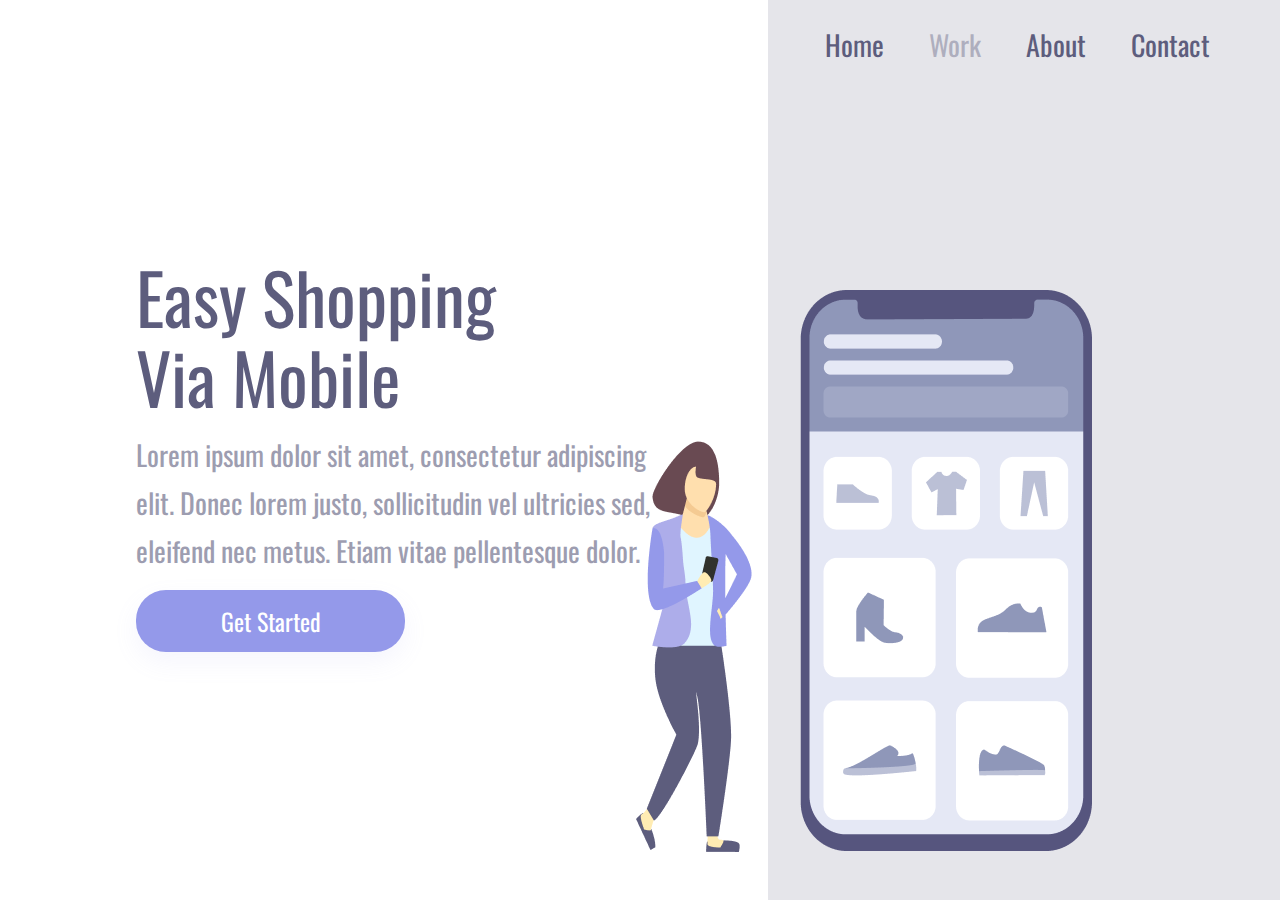
<file: Projeto- CSS -resposivo/index.html>
<!DOCTYPE html>
<html lang="en">

<head>
  <meta charset="UTF-8">
  <meta http-equiv="X-UA-Compatible" content="IE=edge">
  <meta name="viewport" content="width=device-width, initial-scale=1.0">
  <link rel="stylesheet" href="styles.css">
  <link rel="preconnect" href="https://fonts.googleapis.com">
  <link rel="preconnect" href="https://fonts.gstatic.com" crossorigin>
  <link href="https://fonts.googleapis.com/css2?family=Oswald&display=swap" rel="stylesheet">
  <title>Css - Projeto</title>
</head>

<body>

  <div class="wrapper">

    <section class="container-left">

      <h1>Easy Shopping
        Via Mobile</h1>

      <p>Lorem ipsum dolor sit amet, consectetur adipiscing
        elit. Donec lorem justo, sollicitudin vel ultricies sed,
        eleifend nec metus. Etiam vitae pellentesque dolor. </p>

      <button>Get Started</button>

    </section>

    <section class="container-right">
      <header>

        <a>Home</a>
        <a>Work</a>
        <a>About</a>
        <a>Contact</a>

      </header>

      <img src="./img/Illustration-3-3.png" alt="imagem">

    </section>
  </div>
</body>

</html>
</file>
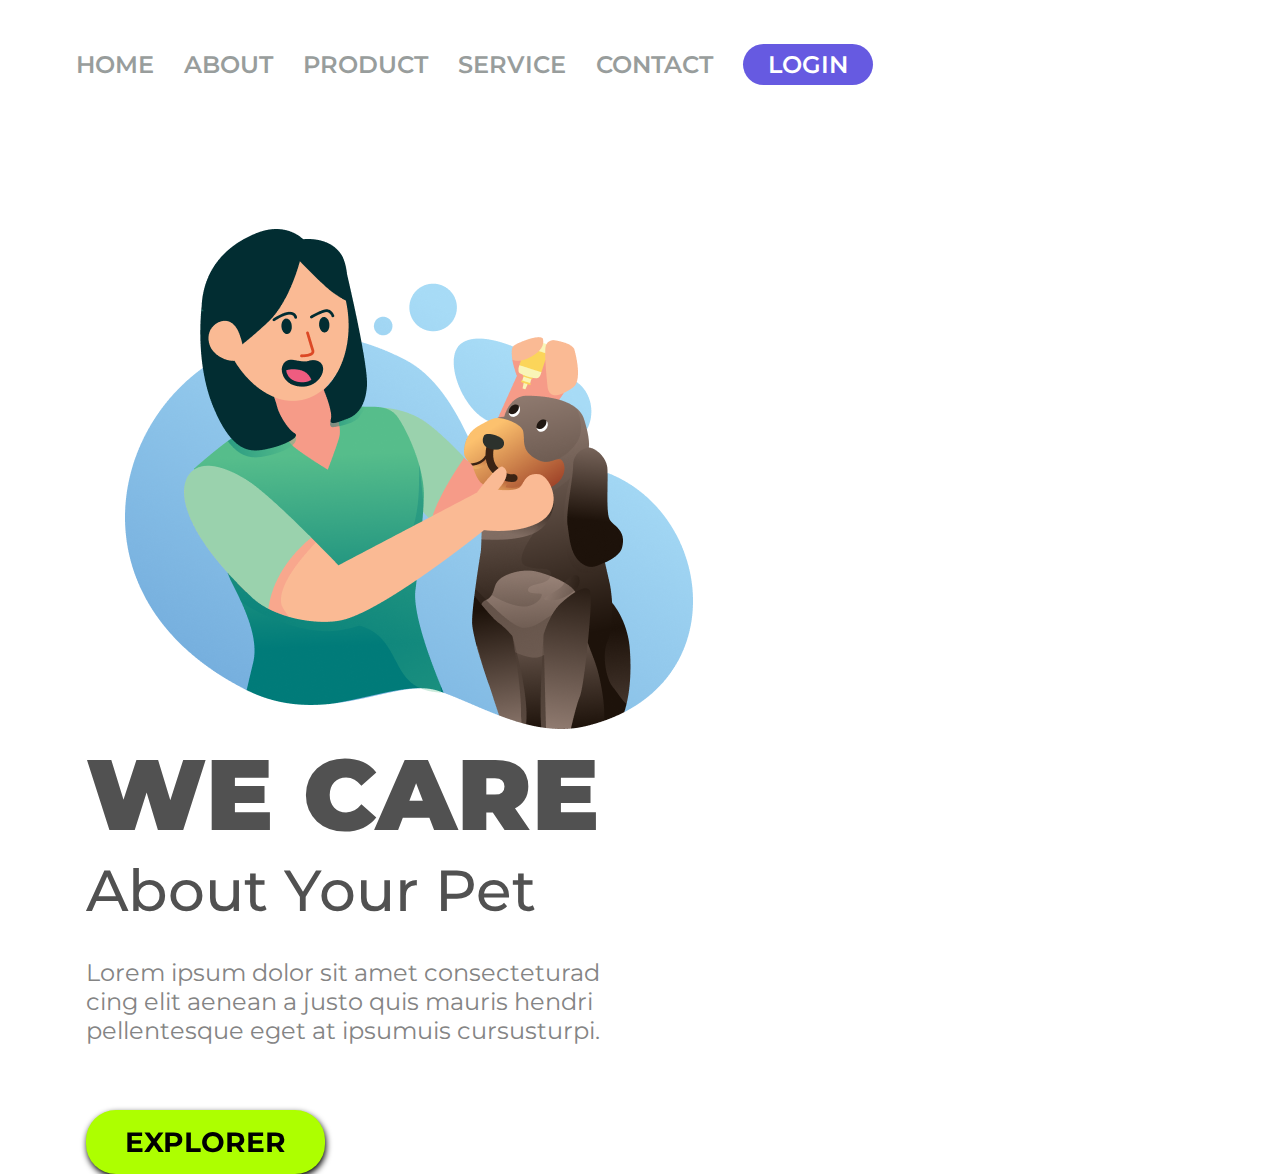
<file: Projeto-Resposividade-1/index.html>
<!DOCTYPE html>
<html lang="pt-br">

<head>
    <meta charset="UTF-8">
    <meta http-equiv="X-UA-Compatible" content="IE=edge">
    <meta name="viewport" content="width=device-width, initial-scale=1.0">
    <link rel="stylesheet" href="styles.css">
    <link rel="preconnect" href="https://fonts.googleapis.com">
    <link rel="preconnect" href="https://fonts.gstatic.com" crossorigin>
    <link href="https://fonts.googleapis.com/css2?family=Montserrat:wght@400;500;600;700;900&display=swap"
        rel="stylesheet">
</head>

<body>

    <header>
        <a class="link-header">HOME</a>
        <a class="link-header">ABOUT</a>
        <a class="link-header">PRODUCT</a>
        <a class="link-header">SERVICE</a>
        <a class="link-header">CONTACT</a>
        <button class="button-header">LOGIN</button>
    </header>

    <main>

        <img src="./imagens/we-care.png" alt="weca-re-logo" class="logo-image">

        <section>
            <h1>WE CARE</h1>

            <h2>About Your Pet</h2>

            <p>Lorem ipsum dolor sit amet consecteturad
                cing elit aenean a justo quis mauris hendri
                pellentesque eget at ipsumuis cursusturpi.</p>


            <button class="explorer">EXPLORER</button>
        </section>
    </main>
</body>

</html>
</file>
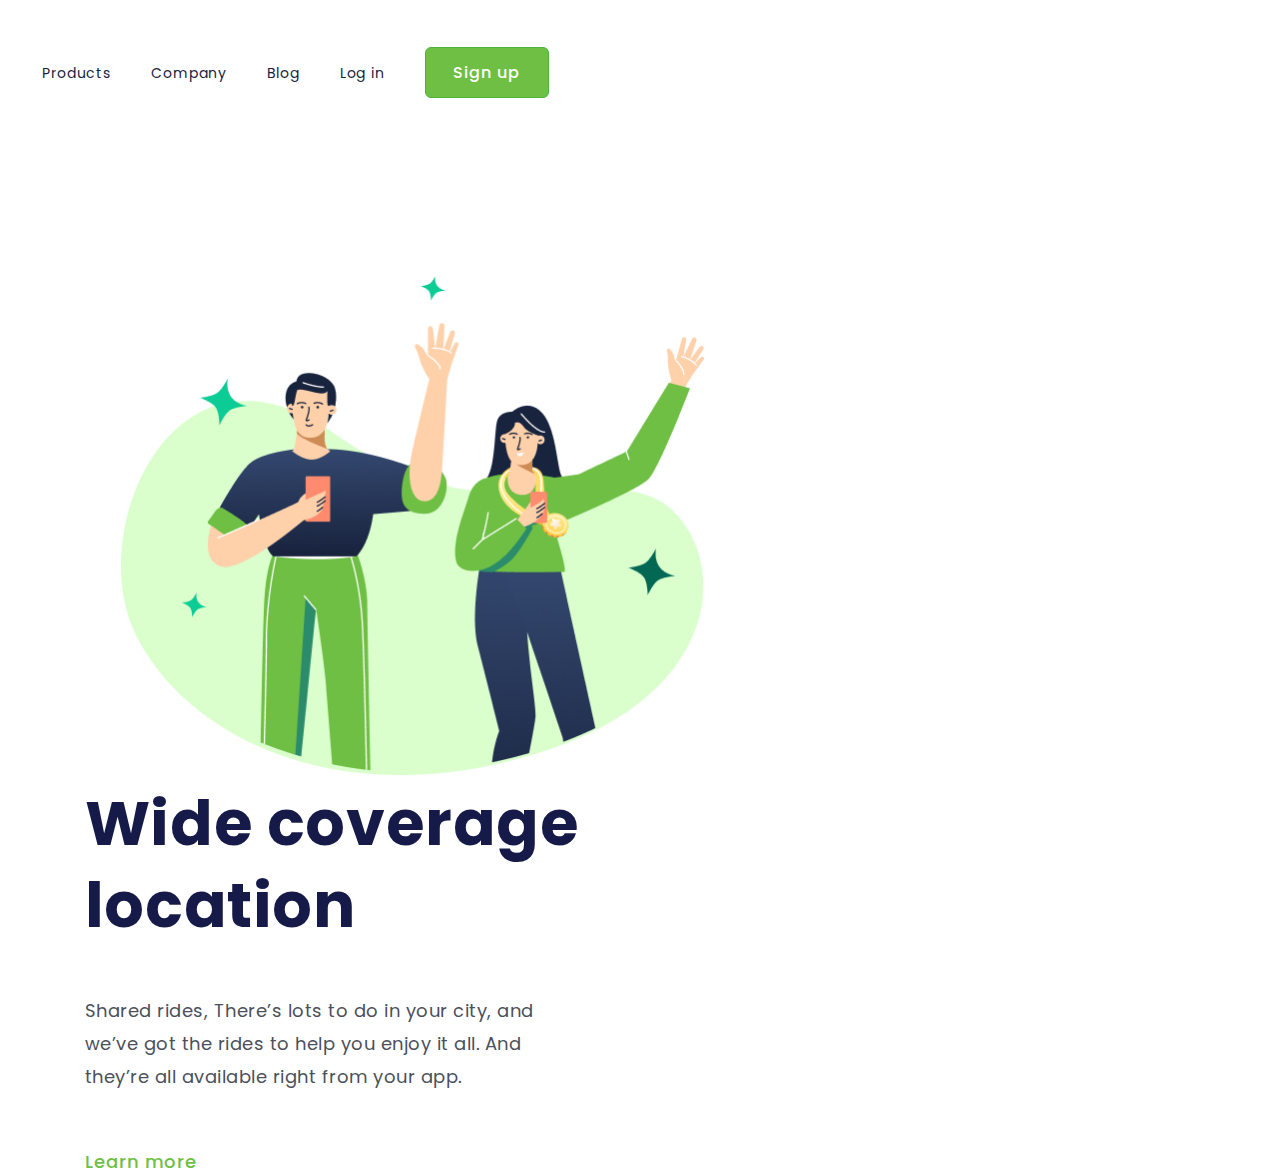
<file: Projeto-Resposividade-2/index.html>
<!DOCTYPE html>
<html lang="pt-br">

<head>
    <meta charset="UTF-8">
    <meta http-equiv="X-UA-Compatible" content="IE=edge">
    <meta name="viewport" content="width=device-width, initial-scale=1.0">
    <link rel="stylesheet" href="styles.css">
    <link rel="preconnect" href="https://fonts.googleapis.com">
    <link rel="preconnect" href="https://fonts.gstatic.com" crossorigin>
    <link href="https://fonts.googleapis.com/css2?family=Poppins:wght@400;500;700&display=swap" rel="stylesheet">
    
    <title>Wide coverage location</title>
</head>

<body>

    <header>

        <a class="link-header">Products</a>
        <a class="link-header">Company</a>
        <a class="link-header">Blog</a>
        <a class="link-header">Log in</a>

        <button class="button-header">Sign up</button>

    </header>

    <main>

        <img src="./img/Wide coverage.png" alt="wide-location" class="logo-image">

        <section>

            <h1>Wide coverage
                location</h1>

            <p>Shared rides, There’s lots to do in your city, and we’ve got the rides to help you enjoy it all. And
                they’re all available right from your app.</p>

            <a class="link-learn">Learn more</a>

        </section>
    </main>

</body>

</html>
</file>
<file: Projeto- CSS -resposivo/styles.css>
* {
  margin: 0;
  padding: 0;
  box-sizing: border-box;
  font-family: 'Oswald', sans-serif;
  color: #5D5D7D;
  font-weight: 400;

}

.wrapper {
  height: 100vh;
  width: 100vw;

}

.container-left {
  display: inline-block;
  width: 60%;
  margin-top: 20%;
  padding-left: 136px;

}

.container-right {
  display: inline-block;
  background-color: rgba(93, 93, 125, 0.16);
  height: 100vh;
  width: 40%;
  position: absolute;

}

img {
  position: relative;
  top: 25%;
  right: 132px;

}

h1 {
  font-size: 70px;
  line-height: 80px;
  width: 368px;

}

p {
  font-size: 28px;
  line-height: 48px;
  opacity: 0.6;
  margin: 15px 0 15px;
  width: 540px;

}

button {
  width: 269px;
  height: 62px;
  background: #9499EA;
  box-shadow: 0px 10px 24px rgba(148, 153, 234, 0.0979959);
  border-radius: 30px;
  border: none;
  cursor: pointer;
  font-size: 24px;
  line-height: 36px;
  color: #FFFFFF;

}

button:hover {
  opacity: 0.8;

}

button:active {
  opacity: 0.5;

}

a {
  font-size: 28px;
  line-height: 41px;
  margin-right: 41px;
  cursor: pointer;

}

a:nth-child(2) {
  opacity: 0.4;

}

a:hover {
  opacity: 0.4;

}

a:active {
  opacity: 0.8;

}

header {
  margin: 24px 0 0 57px;

}

@media screen and (max-width: 900px) {
  .container-left {
    width: 100%;
    height: 50%;
    padding: 0;
    margin: 0;

  }

  .container-right {
    display: block;
    height: auto;
    width: 100%;
    position: static;
    padding: 40px;

  }

  img {
    position: static;
    max-width: 90%;

  }

  header {
    display: none;

  }

  h1 {
    font-size: 36px;
    line-height: 52px;
    width: auto;
    margin: 58px 50px 0 50px;
    text-align: center;

  }

  p {
    margin: 15px 40px;
    width: auto;
    text-align: center;
    font-size: 14px;
    line-height: 24px;
    opacity: 0.6;

  }

  button {
    margin: 0 auto;
    display: block;

  }
}

@media screen and (max-width: 330px) {
  .container-left {
    height: 70%;
  }
}
</file>
<file: Projeto-Resposividade-1/styles.css>
* {
    font-family: 'Montserrat', sans-serif;
    margin: 0;
    padding: 0;
    box-sizing: border-box;

}

header {
    margin: 44px 0px 144px 76px;

}

.link-header {
    font-weight: 600;
    font-size: 24px;
    line-height: 29px;
    color: #989D9C;
    cursor: pointer;
    margin-right: 26px;

}

.button-header {
    background: #665AE1;
    border-radius: 20.5px;
    font-weight: 600;
    font-size: 24px;
    line-height: 29px;
    width: 130px;
    height: 41px;
    border: none;
    cursor: pointer;
    color: #FFFFFF;

}

.logo-image {
    width: 568px;
    height: 500px;
    margin-left: 125px;
    display: inline-block;

}

section {
    display: inline-block;
    margin-left: 86px;
}

h1 {
    font-weight: 900;
    font-size: 100px;
    line-height: 122px;
    color: #515151;

}

h2 {
    font-weight: 500;
    font-size: 58px;
    line-height: 71px;
    color: #515151;

}

p {
    font-weight: 400;
    font-size: 24px;
    line-height: 29px;
    color: #848484;
    width: 515px;
    border-radius: 20.5px;
    margin-top: 32px;
    margin-bottom: 65px;

}

.explorer {
    font-weight: 700;
    font-size: 28px;
    line-height: 34px;
    color: #000000;
    background: #ADFF00;
    border-radius: 30px;
    border: none;
    cursor: pointer;
    width: 239px;
    height: 64px;
    display: inline-block;
    filter: drop-shadow(1px 3px 3px rgba(0, 0, 0, 25));

}

@media screen and (max-width:900px) {



    header {
        display: none;
        
    }

    
    
    section {
       
        text-align: center;
        margin: 0 0 64px 63px;
      


    }

    .logo-image {
        width: 354px;
        height: 317px;
        display: block;
        margin: 149px 24.05px auto;
        max-width: 90%;
      
    }

    h1 {
        width: 263px;
        height: 52px;
        font-weight: 900;
        font-size: 50px;
        line-height: 61px;
        color: #515151;
        margin-bottom: 7px;
    }

    h2 {

        width: 232px;
        height: 37px;
        font-weight: 500;
        font-size: 30px;
        line-height: 37px;
        color: #515151;
        margin-bottom: 17px;
        margin-left: 17px;

    }

    P {

        display: none;

    }


    .button-header {
        background: #ADFF00;
        border-radius: 20.5px;
        left: 19.25%;
        right: 19.25%;
        top: 23.44%;
        bottom: 35.9%;
        font-weight: 700;
        font-size: 28px;
        line-height: 34px;
        color: #000000;
        width: 239px;
        height: 64px;
        display: block;
        
       
        
    }

}
</file>
<file: Projeto-Resposividade-2/styles.css>
* {
    font-family: 'Poppins', sans-serif;
    margin: 0;
    padding: 0;
    box-sizing: border-box;
}

header {
    margin: 47px 0px 178px 42px;

}

.link-header {
    font-weight: 400;
    font-size: 14px;
    line-height: 21px;
    letter-spacing: 0.875px;
    color: #17233D;
    margin-right: 36px;
    cursor: pointer;

}

.button-header {
    background: #6FBF44;
    border: 1px solid #4CB538;
    border-radius: 6px;
    width: 124px;
    height: 51px;
    font-weight: 500;
    font-size: 16px;
    line-height: 24px;
    letter-spacing: 1px;
    color: #FFFFFF;
    cursor: pointer;

}

.logo-image {
    width: 595.18px;
    height: 500px;
    margin-left: 121px;
    display: inline-block;

}

section {
    display: inline-block;
    margin-left: 84.82px;

}

h1 {
    font-weight: 700;
    font-size: 62px;
    line-height: 82px;
    letter-spacing: 0.596154px;
    color: #161A49;
    width: 582px;
    height: 164px;

}

p {
    font-weight: 400;
    font-size: 18px;
    line-height: 33px;
    letter-spacing: 0.5px;
    color: #4B505A;
    margin-top: 47px;
    margin-bottom: 55px;
    width: 493px;
    height: 99px;

}

.link-learn {
    font-weight: 500;
    font-size: 18px;
    line-height: 27px;
    letter-spacing: 1px;
    color: #6FBF44;
    cursor: pointer;

}

@media screen and (max-width: 600px) {

    header {

        margin: 17px 0 15px 284px;
        display: block;


    }



    .logo-image {
        position: absolute;
        width: 312px;
        height: 288px;
        margin: 490px 22px 0 39px;
        max-width: 90%;

    }


    .link-header {
        display: none;
    }

    .button-header {
        margin: 0 auto;
        display: block;
        position: absolute;
        font-weight: 500;
        font-size: 12px;
        line-height: 18px;
        letter-spacing: 1px;
        color: #FFFFFF;
        background: #6FBF44;
        border: 1px solid #4CB538;
        border-radius: 6px;
        width: 91px;
        height: 31px;


    }

    main {

        display: block;
        text-align: center;
        margin: auto;

    }


section {

    margin: 36px 0 0 0;

}


    h1 {

        width: 278px;
        height: 60px;
        font-weight: 700;
        font-size: 30px;
        line-height: 30px;
        letter-spacing: 0.596154px;
        color: #161A49;
        margin: 76px 29px auto;




    }


    p {
        font-weight: 400;
        font-size: 18px;
        line-height: 33px;
        letter-spacing: 0.5px;
        color: #4B505A;
        width: 100vh;
        margin: 29px 26px auto;
        width: 304px;
        height: 165px;


    }


    .link-learn {
        font-weight: 500;
        font-size: 18px;
        line-height: 27px;
        letter-spacing: 1px;
        width: auto;
        height: 27px;
        display: block;
        margin: 26px 59px auto;

    }


}
</file>
